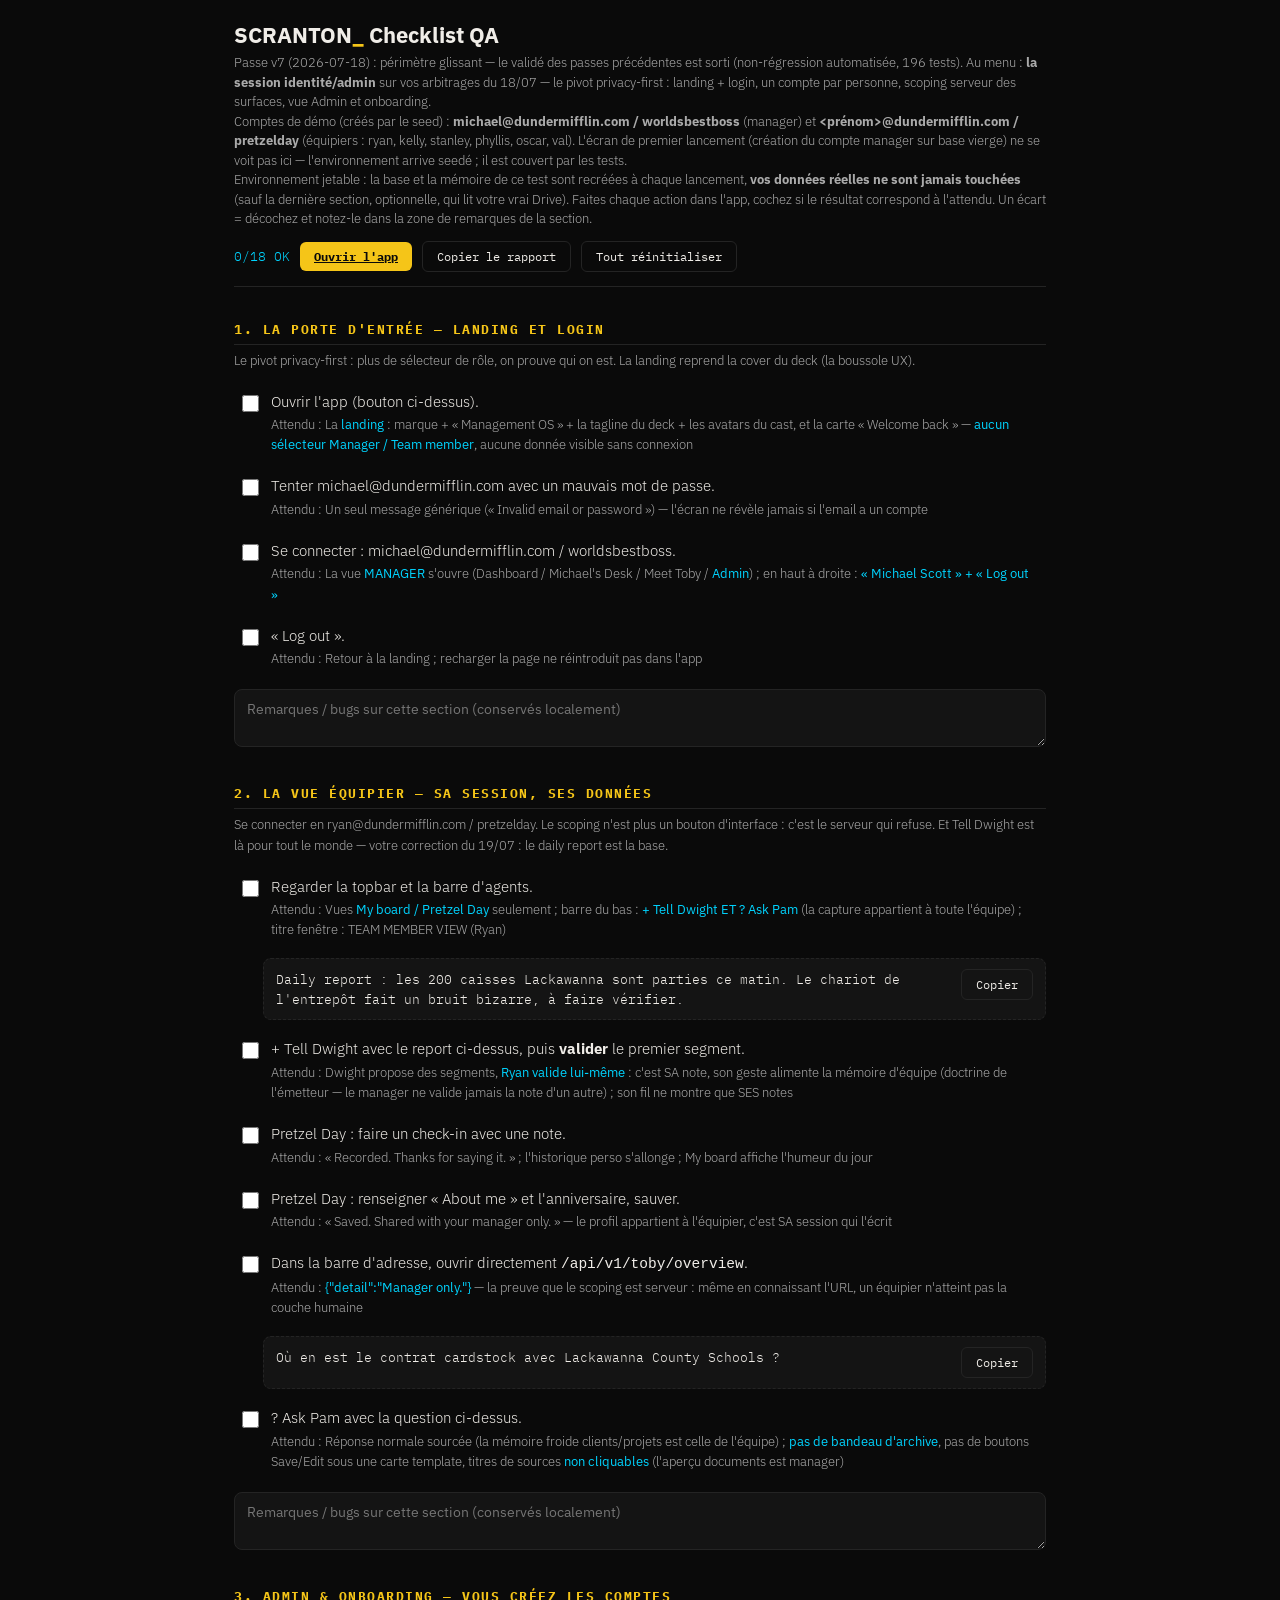
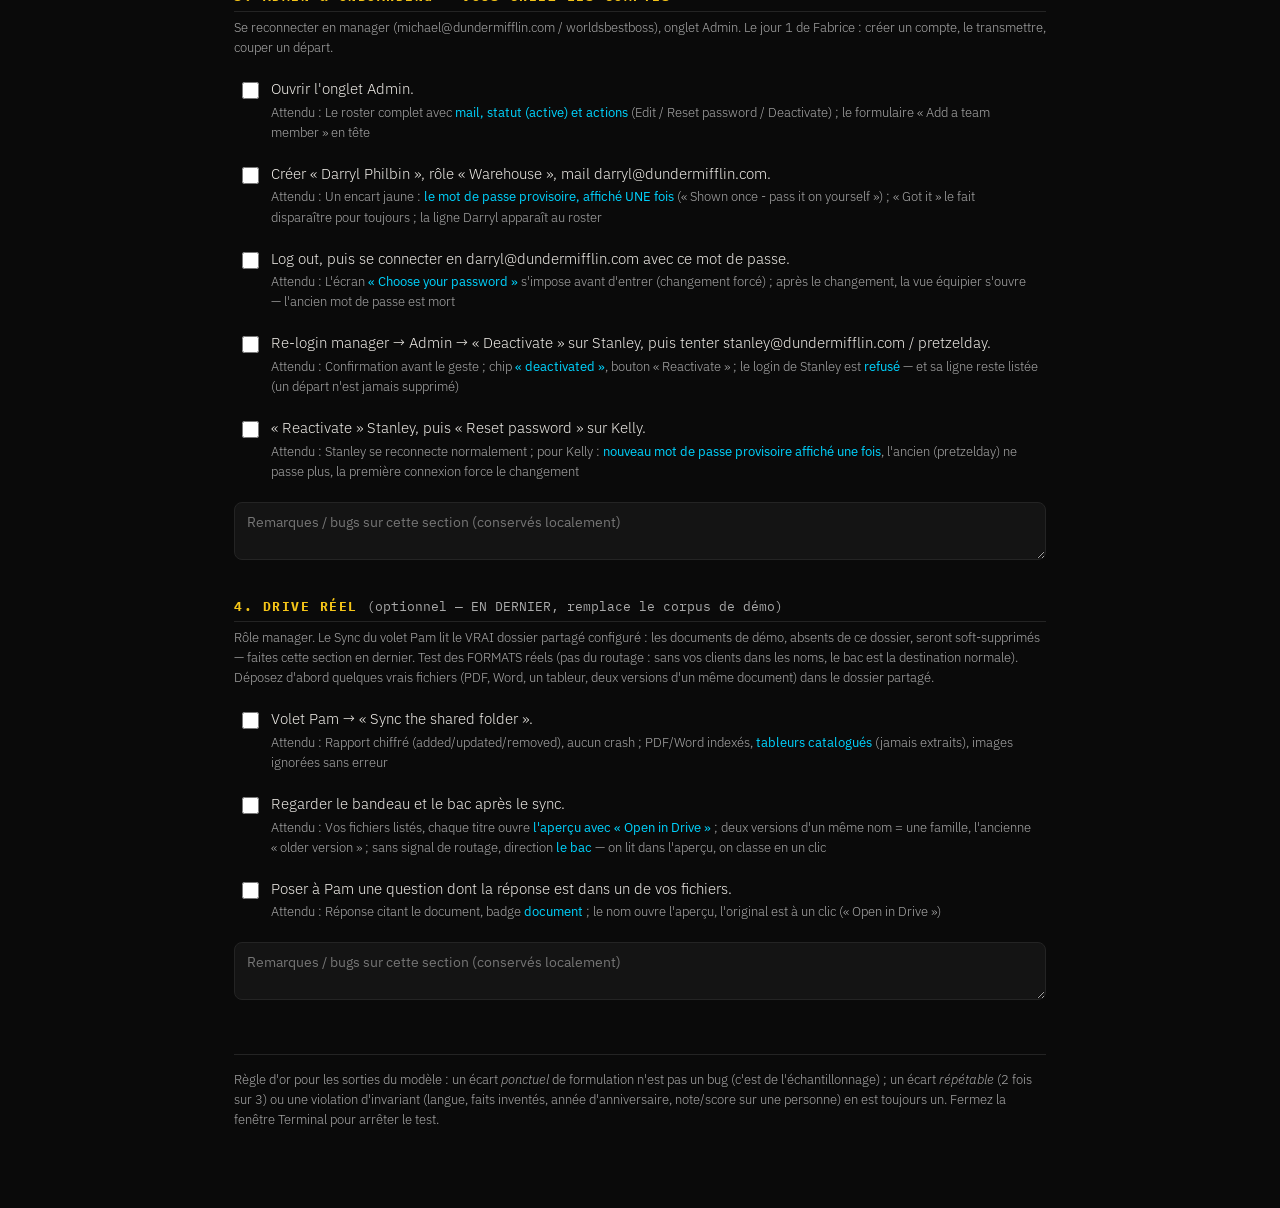
<file: frontend/qa.html>
<!doctype html>
<html lang="fr">
<head>
  <meta charset="utf-8" />
  <meta name="viewport" content="width=device-width, initial-scale=1" />
  <title>Scranton — Checklist QA</title>
  <link rel="preconnect" href="https://fonts.googleapis.com" />
  <link rel="preconnect" href="https://fonts.gstatic.com" crossorigin />
  <link
    href="https://fonts.googleapis.com/css2?family=IBM+Plex+Mono:wght@400;700&family=IBM+Plex+Sans:wght@300;400;700;900&display=swap"
    rel="stylesheet"
  />
  <style>
    :root {
      --black: #0a0a0a; --yellow: #F5C518; --cyan: #00D4FF; --white: #F0EDE8;
      --grey: #242424; --midgrey: #aaa; --green: #00C853; --red: #E63946;
      --sans: "IBM Plex Sans", sans-serif; --mono: "IBM Plex Mono", monospace;
    }
    * { box-sizing: border-box; margin: 0; padding: 0; }
    body { background: var(--black); color: var(--white); font-family: var(--sans);
           font-weight: 300; max-width: 860px; margin: 0 auto; padding: 0 24px 80px; }
    header { position: sticky; top: 0; background: var(--black); padding: 20px 0 14px;
             border-bottom: 1px solid var(--grey); z-index: 10; }
    h1 { font-weight: 900; font-size: 22px; }
    h1 span { color: var(--yellow); }
    .sub { color: var(--midgrey); font-size: 13px; margin-top: 4px; line-height: 1.5; }
    .toolbar { display: flex; gap: 10px; align-items: center; margin-top: 12px; flex-wrap: wrap; }
    .progress { font-family: var(--mono); font-size: 13px; color: var(--cyan); }
    button, .btn { font-family: var(--mono); font-size: 12px; padding: 7px 14px;
      background: transparent; color: var(--white); border: 1px solid var(--grey);
      border-radius: 6px; cursor: pointer; }
    button:hover { border-color: var(--yellow); }
    .btn-primary { background: var(--yellow); color: var(--black); border: none; font-weight: 700; }
    section { margin-top: 34px; }
    h2 { font-family: var(--mono); font-size: 13px; letter-spacing: 1.5px;
         text-transform: uppercase; color: var(--yellow); border-bottom: 1px solid var(--grey);
         padding-bottom: 6px; margin-bottom: 6px; }
    .section-note { font-size: 13px; color: var(--midgrey); margin: 6px 0 10px; line-height: 1.55; }
    .item { display: flex; gap: 12px; align-items: flex-start; padding: 10px 8px;
            border-radius: 8px; }
    .item:hover { background: #151515; }
    .item input[type=checkbox] { margin-top: 4px; width: 17px; height: 17px;
      accent-color: var(--green); flex: none; cursor: pointer; }
    .item label { cursor: pointer; line-height: 1.55; font-size: 14.5px; }
    .item .expected { display: block; color: var(--midgrey); font-size: 13px; margin-top: 2px; }
    .item .expected strong { color: var(--cyan); font-weight: 400; }
    .item.done label { opacity: 0.45; text-decoration: line-through; }
    .snippet { background: #141414; border: 1px dashed var(--grey); border-radius: 8px;
               padding: 10px 12px; margin: 8px 0 8px 29px; display: flex; gap: 12px;
               align-items: flex-start; }
    .snippet p { font-family: var(--mono); font-size: 12.5px; color: var(--white);
                 line-height: 1.6; flex: 1; white-space: pre-wrap; }
    .snippet button { flex: none; }
    .snippet button.copied { border-color: var(--green); color: var(--green); }
    textarea.notes { width: 100%; background: #141414; color: var(--white);
      border: 1px solid var(--grey); border-radius: 8px; padding: 10px 12px;
      font-family: var(--sans); font-size: 13.5px; margin-top: 10px; min-height: 44px; resize: vertical; }
    .gdrive-result { font-family: var(--mono); font-size: 12px; color: var(--cyan);
                     margin: 8px 0 0 29px; white-space: pre-wrap; }
    .optional { color: var(--midgrey); font-weight: 400; text-transform: none; letter-spacing: 0; }
    footer { margin-top: 50px; color: var(--midgrey); font-size: 12.5px; line-height: 1.6;
             border-top: 1px solid var(--grey); padding-top: 14px; }
  </style>
</head>
<body>
  <header>
    <h1>SCRANTON<span>_</span> Checklist QA</h1>
    <p class="sub">Passe v7 (2026-07-18) : périmètre glissant — le validé des passes précédentes
      est sorti (non-régression automatisée, 196 tests). Au menu : <strong>la session
      identité/admin</strong> sur vos arbitrages du 18/07 — le pivot privacy-first : landing +
      login, un compte par personne, scoping serveur des surfaces, vue Admin et onboarding.<br />
      Comptes de démo (créés par le seed) : <strong>michael@dundermifflin.com /
      worldsbestboss</strong> (manager) et <strong>&lt;prénom&gt;@dundermifflin.com /
      pretzelday</strong> (équipiers : ryan, kelly, stanley, phyllis, oscar, val).
      L'écran de premier lancement (création du compte manager sur base vierge) ne se voit
      pas ici — l'environnement arrive seedé ; il est couvert par les tests.<br />
      Environnement jetable : la base et la mémoire de ce test sont recréées à
      chaque lancement, <strong>vos données réelles ne sont jamais touchées</strong>
      (sauf la dernière section, optionnelle, qui lit votre vrai Drive).
      Faites chaque action dans l'app, cochez si le résultat correspond à l'attendu.
      Un écart = décochez et notez-le dans la zone de remarques de la section.</p>
    <div class="toolbar">
      <span class="progress" id="progress"></span>
      <a class="btn btn-primary" href="/" target="_blank" rel="noopener">Ouvrir l'app</a>
      <button id="export">Copier le rapport</button>
      <button id="reset">Tout réinitialiser</button>
    </div>
  </header>

  <main id="main"></main>

  <footer>
    Règle d'or pour les sorties du modèle : un écart <em>ponctuel</em> de formulation n'est
    pas un bug (c'est de l'échantillonnage) ; un écart <em>répétable</em> (2 fois sur 3) ou une
    violation d'invariant (langue, faits inventés, année d'anniversaire, note/score sur une
    personne) en est toujours un. Fermez la fenêtre Terminal pour arrêter le test.
  </footer>

<script>
/* Data-driven checklist. Each item: [id, action, expected].
 * Snippets: {copy: "text"} rendered as a copy-paste block. */
const SECTIONS = [
  {
    id: "entry",
    title: "1. La porte d'entrée — landing et login",
    note: "Le pivot privacy-first : plus de sélecteur de rôle, on prouve qui on est. La landing reprend la cover du deck (la boussole UX).",
    flow: [
      ["l1", "Ouvrir l'app (bouton ci-dessus).", "La <strong>landing</strong> : marque + « Management OS » + la tagline du deck + les avatars du cast, et la carte « Welcome back » — <strong>aucun sélecteur Manager / Team member</strong>, aucune donnée visible sans connexion"],
      ["l2", "Tenter michael@dundermifflin.com avec un mauvais mot de passe.", "Un seul message générique (« Invalid email or password ») — l'écran ne révèle jamais si l'email a un compte"],
      ["l3", "Se connecter : michael@dundermifflin.com / worldsbestboss.", "La vue <strong>MANAGER</strong> s'ouvre (Dashboard / Michael's Desk / Meet Toby / <strong>Admin</strong>) ; en haut à droite : <strong>« Michael Scott » + « Log out »</strong>"],
      ["l4", "« Log out ».", "Retour à la landing ; recharger la page ne réintroduit pas dans l'app"]
    ]
  },
  {
    id: "member",
    title: "2. La vue équipier — sa session, ses données",
    note: "Se connecter en ryan@dundermifflin.com / pretzelday. Le scoping n'est plus un bouton d'interface : c'est le serveur qui refuse. Et Tell Dwight est là pour tout le monde — votre correction du 19/07 : le daily report est la base.",
    flow: [
      ["m1", "Regarder la topbar et la barre d'agents.", "Vues <strong>My board / Pretzel Day</strong> seulement ; barre du bas : <strong>+ Tell Dwight ET ? Ask Pam</strong> (la capture appartient à toute l'équipe) ; titre fenêtre : TEAM MEMBER VIEW (Ryan)"],
      { copy: "Daily report : les 200 caisses Lackawanna sont parties ce matin. Le chariot de l'entrepôt fait un bruit bizarre, à faire vérifier." },
      ["m1b", "+ Tell Dwight avec le report ci-dessus, puis <strong>valider</strong> le premier segment.", "Dwight propose des segments, <strong>Ryan valide lui-même</strong> : c'est SA note, son geste alimente la mémoire d'équipe (doctrine de l'émetteur — le manager ne valide jamais la note d'un autre) ; son fil ne montre que SES notes"],
      ["m2", "Pretzel Day : faire un check-in avec une note.", "« Recorded. Thanks for saying it. » ; l'historique perso s'allonge ; My board affiche l'humeur du jour"],
      ["m3", "Pretzel Day : renseigner « About me » et l'anniversaire, sauver.", "« Saved. Shared with your manager only. » — le profil appartient à l'équipier, c'est SA session qui l'écrit"],
      ["m4", "Dans la barre d'adresse, ouvrir directement <code>/api/v1/toby/overview</code>.", "<strong>{\"detail\":\"Manager only.\"}</strong> — la preuve que le scoping est serveur : même en connaissant l'URL, un équipier n'atteint pas la couche humaine"],
      { copy: "Où en est le contrat cardstock avec Lackawanna County Schools ?" },
      ["m5", "? Ask Pam avec la question ci-dessus.", "Réponse normale sourcée (la mémoire froide clients/projets est celle de l'équipe) ; <strong>pas de bandeau d'archive</strong>, pas de boutons Save/Edit sous une carte template, titres de sources <strong>non cliquables</strong> (l'aperçu documents est manager)"]
    ]
  },
  {
    id: "admin",
    title: "3. Admin & onboarding — vous créez les comptes",
    note: "Se reconnecter en manager (michael@dundermifflin.com / worldsbestboss), onglet Admin. Le jour 1 de Fabrice : créer un compte, le transmettre, couper un départ.",
    flow: [
      ["a1", "Ouvrir l'onglet Admin.", "Le roster complet avec <strong>mail, statut (active) et actions</strong> (Edit / Reset password / Deactivate) ; le formulaire « Add a team member » en tête"],
      ["a2", "Créer « Darryl Philbin », rôle « Warehouse », mail darryl@dundermifflin.com.", "Un encart jaune : <strong>le mot de passe provisoire, affiché UNE fois</strong> (« Shown once - pass it on yourself ») ; « Got it » le fait disparaître pour toujours ; la ligne Darryl apparaît au roster"],
      ["a3", "Log out, puis se connecter en darryl@dundermifflin.com avec ce mot de passe.", "L'écran <strong>« Choose your password »</strong> s'impose avant d'entrer (changement forcé) ; après le changement, la vue équipier s'ouvre — l'ancien mot de passe est mort"],
      ["a4", "Re-login manager → Admin → « Deactivate » sur Stanley, puis tenter stanley@dundermifflin.com / pretzelday.", "Confirmation avant le geste ; chip <strong>« deactivated »</strong>, bouton « Reactivate » ; le login de Stanley est <strong>refusé</strong> — et sa ligne reste listée (un départ n'est jamais supprimé)"],
      ["a5", "« Reactivate » Stanley, puis « Reset password » sur Kelly.", "Stanley se reconnecte normalement ; pour Kelly : <strong>nouveau mot de passe provisoire affiché une fois</strong>, l'ancien (pretzelday) ne passe plus, la première connexion force le changement"]
    ]
  },
  {
    id: "gdrive",
    title: "4. Drive réel <span class=\"optional\">(optionnel — EN DERNIER, remplace le corpus de démo)</span>",
    note: "Rôle manager. Le Sync du volet Pam lit le VRAI dossier partagé configuré : les documents de démo, absents de ce dossier, seront soft-supprimés — faites cette section en dernier. Test des FORMATS réels (pas du routage : sans vos clients dans les noms, le bac est la destination normale). Déposez d'abord quelques vrais fichiers (PDF, Word, un tableur, deux versions d'un même document) dans le dossier partagé.",
    flow: [
      ["v1", "Volet Pam → « Sync the shared folder ».", "Rapport chiffré (added/updated/removed), aucun crash ; PDF/Word indexés, <strong>tableurs catalogués</strong> (jamais extraits), images ignorées sans erreur"],
      ["v2", "Regarder le bandeau et le bac après le sync.", "Vos fichiers listés, chaque titre ouvre <strong>l'aperçu avec « Open in Drive »</strong> ; deux versions d'un même nom = une famille, l'ancienne « older version » ; sans signal de routage, direction <strong>le bac</strong> — on lit dans l'aperçu, on classe en un clic"],
      ["v3", "Poser à Pam une question dont la réponse est dans un de vos fichiers.", "Réponse citant le document, badge <strong>document</strong> ; le nom ouvre l'aperçu, l'original est à un clic (« Open in Drive »)"]
    ]
  }
];

const STORE_KEY = "scranton-qa-v7";
const state = JSON.parse(localStorage.getItem(STORE_KEY) || "{}");
const save = () => localStorage.setItem(STORE_KEY, JSON.stringify(state));

function esc(text) {
  const div = document.createElement("div");
  div.textContent = text ?? "";
  return div.innerHTML;
}

function render() {
  const main = document.getElementById("main");
  main.innerHTML = SECTIONS.map((section) => `
    <section id="sec-${section.id}">
      <h2>${section.title}</h2>
      ${section.note ? `<p class="section-note">${section.note}</p>` : ""}
      ${section.flow.map((step) => {
        if (Array.isArray(step)) {
          const [id, action, expected] = step;
          const done = state[id] ? "done" : "";
          return `
            <div class="item ${done}">
              <input type="checkbox" id="${id}" ${state[id] ? "checked" : ""} />
              <label for="${id}">${action}
                <span class="expected">Attendu : ${expected}</span>
              </label>
            </div>`;
        }
        if (step.copy) {
          return `
            <div class="snippet">
              <p>${esc(step.copy)}</p>
              <button data-copy="${esc(step.copy)}">Copier</button>
            </div>`;
        }
        return "";
      }).join("")}
      <textarea class="notes" data-section="${section.id}"
        placeholder="Remarques / bugs sur cette section (conservés localement)"
      >${esc(state["notes-" + section.id] || "")}</textarea>
    </section>`).join("");
  updateProgress();
}

function items() {
  return SECTIONS.flatMap((s) => s.flow.filter(Array.isArray));
}

function updateProgress() {
  const all = items();
  const done = all.filter(([id]) => state[id]).length;
  document.getElementById("progress").textContent = `${done}/${all.length} OK`;
}

document.getElementById("main").addEventListener("change", (event) => {
  const target = event.target;
  if (target.matches("input[type=checkbox]")) {
    state[target.id] = target.checked;
    target.closest(".item").classList.toggle("done", target.checked);
    save();
    updateProgress();
  }
});

document.getElementById("main").addEventListener("input", (event) => {
  if (event.target.matches("textarea.notes")) {
    state["notes-" + event.target.dataset.section] = event.target.value;
    save();
  }
});

document.getElementById("main").addEventListener("click", async (event) => {
  const target = event.target;
  if (target.matches("[data-copy]")) {
    await navigator.clipboard.writeText(target.dataset.copy);
    target.textContent = "Copié !";
    target.classList.add("copied");
    setTimeout(() => { target.textContent = "Copier"; target.classList.remove("copied"); }, 1500);
  }
});

document.getElementById("export").addEventListener("click", async (event) => {
  const lines = [`# Rapport QA Scranton — ${new Date().toLocaleString()}`, ""];
  const all = items();
  const done = all.filter(([id]) => state[id]).length;
  lines.push(`Résultat : ${done}/${all.length} OK`, "");
  for (const section of SECTIONS) {
    const rows = section.flow.filter(Array.isArray);
    lines.push(`## ${section.title.replace(/<[^>]*>/g, "")}`);
    for (const [id, action] of rows) {
      lines.push(`- [${state[id] ? "x" : " "}] ${action.replace(/<[^>]*>/g, "")}`);
    }
    const notes = (state["notes-" + section.id] || "").trim();
    if (notes) lines.push(`> Remarques : ${notes}`);
    lines.push("");
  }
  await navigator.clipboard.writeText(lines.join("\n"));
  event.target.textContent = "Rapport copié !";
  setTimeout(() => { event.target.textContent = "Copier le rapport"; }, 2000);
});

document.getElementById("reset").addEventListener("click", () => {
  if (!confirm("Effacer toutes les cases cochées et les remarques ?")) return;
  localStorage.removeItem(STORE_KEY);
  Object.keys(state).forEach((key) => delete state[key]);
  render();
});

render();
</script>
</body>
</html>
</file>
